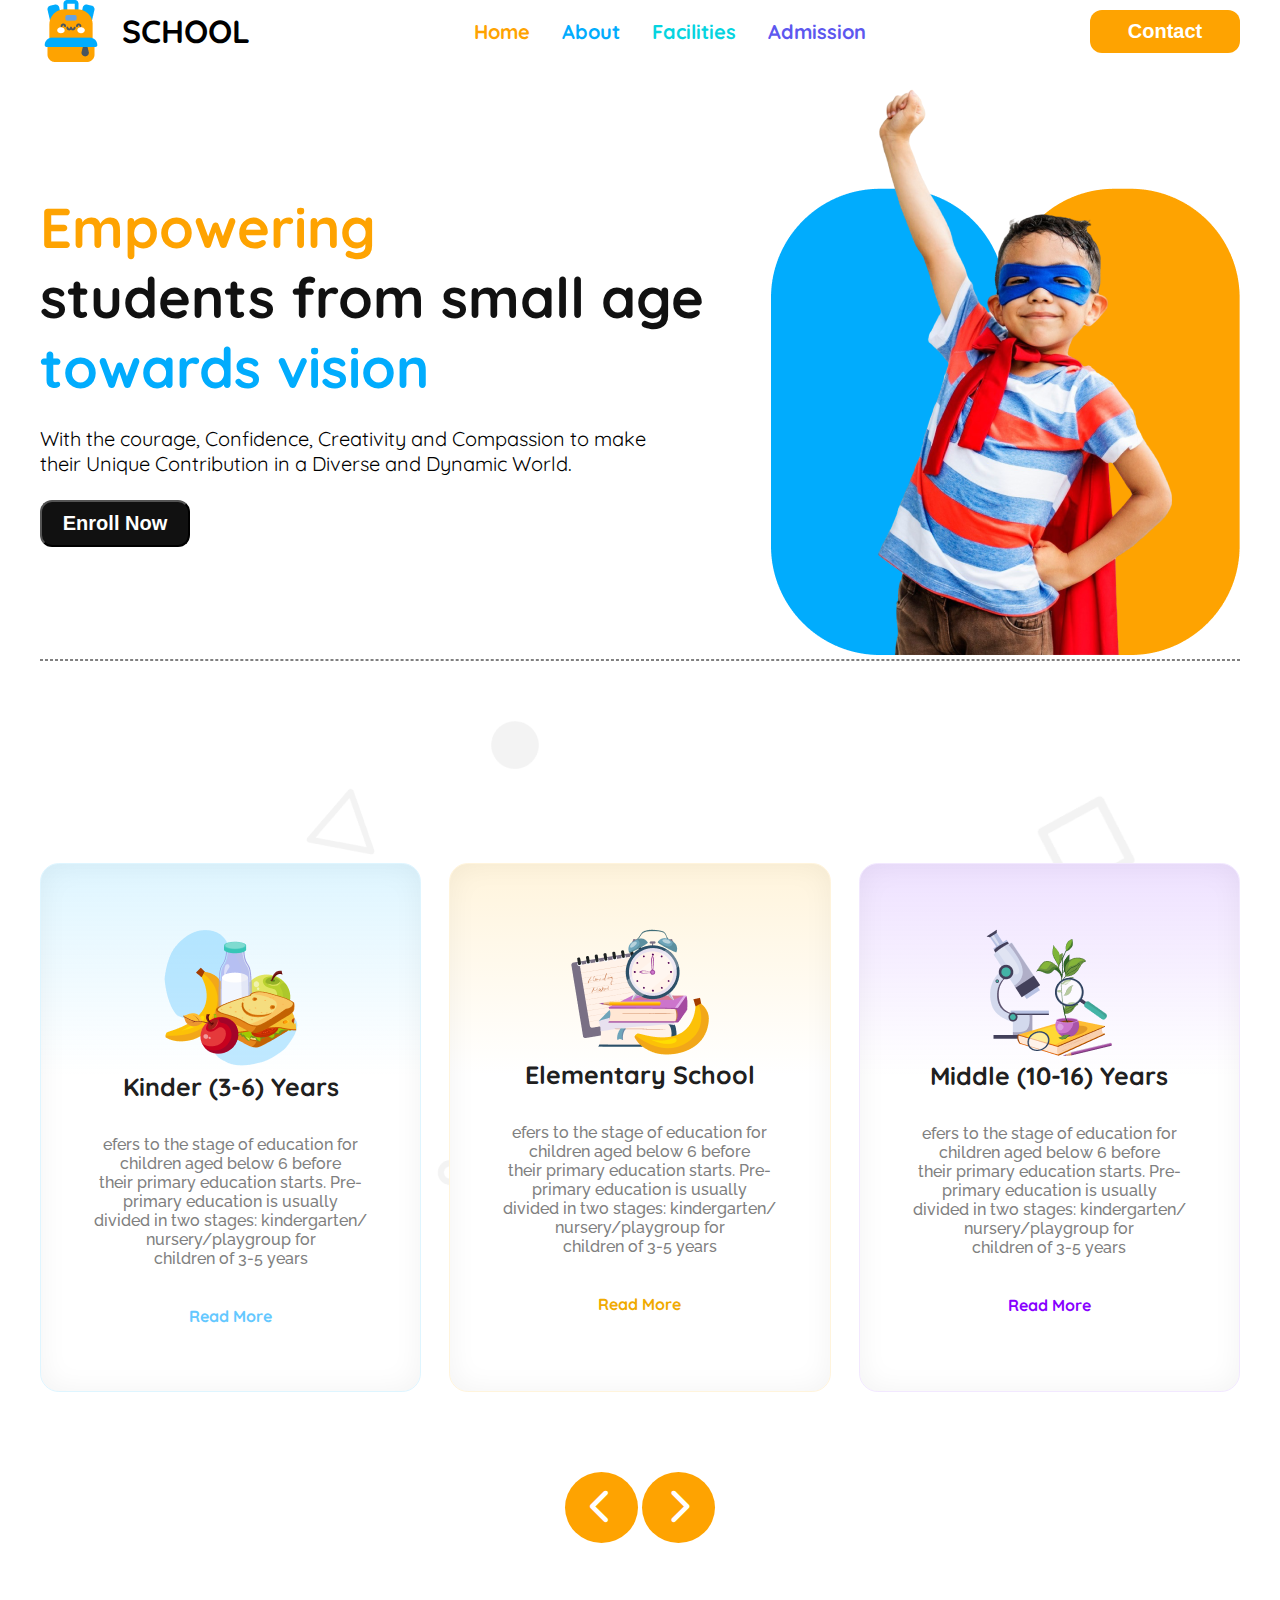
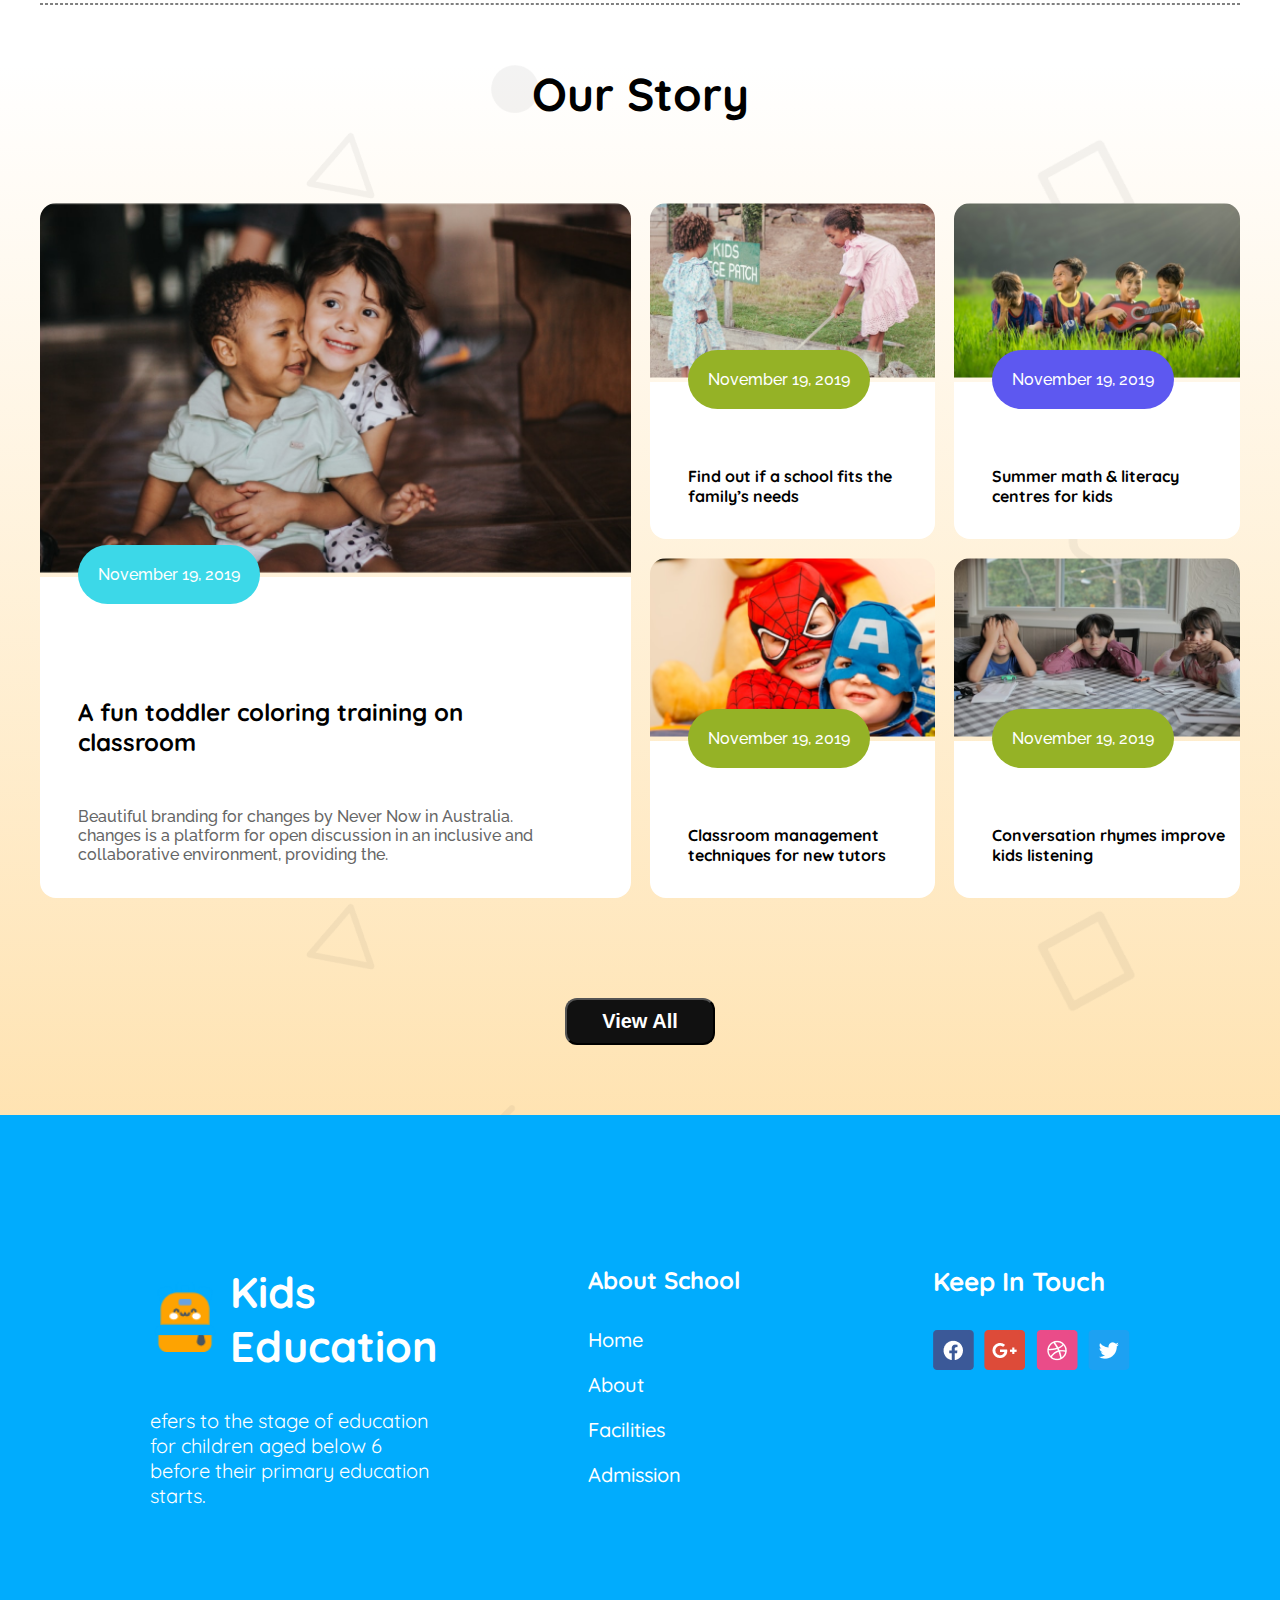
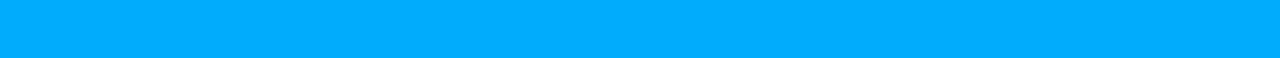
<file: index.html>
<!DOCTYPE html>
<html lang="en">
  <head>
    <meta charset="UTF-8" />
    <meta name="viewport" content="width=device-width, initial-scale=1.0" />
    <title>Kids School</title>
    <link rel="stylesheet" href="styles/style.css" />
    <link rel="stylesheet" href="styles/responsive.css" />
    <link
      rel="stylesheet"
      href="https://cdnjs.cloudflare.com/ajax/libs/font-awesome/6.7.2/css/all.min.css"
      integrity="sha512-Evv84Mr4kqVGRNSgIGL/F/aIDqQb7xQ2vcrdIwxfjThSH8CSR7PBEakCr51Ck+w+/U6swU2Im1vVX0SVk9ABhg=="
      crossorigin="anonymous"
      referrerpolicy="no-referrer"
    />
  </head>
  <body>
    <!-- header section here  -->

    <header class="header quicksand-font max-width">
      <!-- nab section  -->

      <nab class="nabbar">
        <section class="nabbar-section flex">
          <div class="nabbar-logo-container">
            <img id="logo-img" src="./assets/logo.png" />
            <h2 class="page-name">SCHOOL</h2>
          </div>

          <div class="page-link-container">
            <ul class="page-links flex">
              <li><a id="home" href="#">Home</a></li>
              <li><a id="about" href="#">About</a></li>
              <li><a id="facilities" href="#">Facilities</a></li>
              <li><a id="admission" href="#">Admission</a></li>
            </ul>
          </div>

          <div>
            <button class="btn">Contact</button>
            <span class="hidden menu-icon"
              ><img src="./assets/icons8-menu-50.png"
            /></span>
          </div>
        </section>
        <!-- horizontal line -->
      </nab>

      <!-- horizontal line -->
      <div >
        <hr id="horizontal-line" />
      </div>

      <!-- header banner section  -->
      <section class="banner-section">
        <div class="banner-container flex">
          <div class="heading-box">
            <h1 class="banner-container-heading">
              <span id="heading-1">Empowering</span><br />
              <span id="heading-2">students from small age </span><br />
              <span id="heading-3"> towards vision</span>
            </h1>
            <p class="banner-container-description">
              With the courage, Confidence, Creativity and Compassion to make<br />
              their Unique Contribution in a Diverse and Dynamic World.
            </p>
            <div class="enroll-now">
              <button class="btn-secondary">Enroll Now</button>
            </div>
          </div>

          <div>
            <img class="banner-image" src="./assets/hero-kids.png" />
          </div>
        </div>
        <div class="line">
          <hr class="horizontal-line-2" />
        </div>
      </section>
    </header>

    <!-- main section  -->
    <main>
      <!-- standard Curriculum section -->
      <section class="Curriculum-secssion-banner">
        <section class="standard-curriculam-section">
          <!-- marque text  -->
          <marquee>
            <div class="standard-curriculam-section-heading-conatiner">
              <h1 class="standard-curriculam-section-heading quicksand-font">
                Standard Curriculum
              </h1>
            </div>
          </marquee>

          <!-- card section  -->
          <section class="card-section-container max-width">
            <div class="card">
              <div class="image-container">
                <img src="./assets/kinder.png" />
              </div>
              <h3 class="card-heading quicksand-font">Kinder (3-6) Years</h3>
              <p class="card-paragraph raleway-font">
                efers to the stage of education for children aged below 6
                before<br />
                their primary education starts. Pre-primary education is
                usually<br />
                divided in two stages: kindergarten/ nursery/playgroup for<br />
                children of 3-5 years<br />
              </p>
              <p class="read-more quicksand-font">Read More</p>
            </div>
            <div class="card-2">
              <div class="image-container">
                <img class="card-image" src="./assets/elementary.png" />
              </div>
              <h3 class="card-heading quicksand-font">Elementary School</h3>
              <p class="card-paragraph raleway-font">
                efers to the stage of education for children aged below 6
                before<br />
                their primary education starts. Pre-primary education is
                usually<br />
                divided in two stages: kindergarten/ nursery/playgroup for<br />
                children of 3-5 years<br />
              </p>
              <p class="read-more-second quicksand-font">Read More</p>
            </div>
            <div class="card-3">
              <div class="image-container">
                <img class="card-image" src="./assets/middle.png" />
              </div>
              <h3 class="card-heading quicksand-font">Middle (10-16) Years</h3>
              <p class="card-paragraph raleway-font">
                efers to the stage of education for children aged below 6
                before<br />
                their primary education starts. Pre-primary education is
                usually<br />
                divided in two stages: kindergarten/ nursery/playgroup for<br />
                children of 3-5 years<br />
              </p>
              <p class="read-more-third quicksand-font">Read More</p>
            </div>
          </section>
        </section>
      </section>

      <!-- arrow button -->
      <div class="arrow-button-container">
        <button class="arrow">
          <i class="fas fa-chevron-left" style="font-size: 36px"></i>
        </button>
        <button class="arrow">
          <i class="fas fa-chevron-right" style="font-size: 36px"></i>
        </button>
      </div>
      <div class="line max-width">
        <hr class="horizontal-line-2" />
      </div>
    </main>

    <!-- our stories section  -->

    <!-- our stories card section -->
    <section class="our-story-section">
      <div class="our-story-heading-container">
        <h1 class="our-story quicksand-font">Our Story</h1>
      </div>

      <section class="all-card-container max-width">
        <!-- big card section -->

        <section class="big-card">
          <div>
            <img class="big-card-img" src="./assets/story-1.png" alt="" />
          </div>

          <div class="big-card-text-container">
            <button id="big-card-btn">November 19, 2019</button>
            <h1 class="big-card-heading quicksand-font">
              A fun toddler coloring training on <br />
              classroom
            </h1>
            <p class="big-card-description raleway-font">
              Beautiful branding for changes by Never Now in Australia.<br />
              changes is a platform for open discussion in an inclusive and<br />
              collaborative environment, providing the.
            </p>
          </div>
        </section>

        <section class="card-section-4">
          <!-- cards 1 -->
          <div>
            <div>
              <img class="small-card-img" src="./assets/story-2.png" alt="" />
            </div>

            <div class="small-card-text-container">
              <div class="text-container2">
                <button id="small-card-btn-1">November 19, 2019</button>
                <h1 class="small-card-heading quicksand-font">
                  Find out if a school fits the family’s needs
                </h1>
              </div>
            </div>
          </div>
          <!-- cards 2 -->
          <div>
            <div>
              <img class="small-card-img" src="./assets/story-3.png" alt="" />
            </div>

            <div class="small-card-text-container">
              <div class="text-container2">
                <button id="small-card-btn-2">November 19, 2019</button>
                <h1 class="small-card-heading quicksand-font">
                  Summer math & literacy centres for kids
                </h1>
              </div>
            </div>
          </div>
          <!-- cards 3 -->
          <div>
            <div>
              <img class="small-card-img" src="./assets/story-4.png" alt="" />
            </div>

            <div class="small-card-text-container">
              <div class="text-container2">
                <button id="small-card-btn-1">November 19, 2019</button>
                <h1 class="small-card-heading quicksand-font">
                  Classroom management techniques for new tutors
                </h1>
              </div>
            </div>
          </div>
          <!-- cards 4 -->
          <div>
            <div>
              <img class="small-card-img" src="./assets/story-5.png" alt="" />
            </div>

            <div class="small-card-text-container">
              <div class="text-container2">
                <button id="small-card-btn-1">November 19, 2019</button>
                <h1 class="small-card-heading quicksand-font">
                  Conversation rhymes improve kids listening
                </h1>
              </div>
            </div>
          </div>
        </section>
      </section>

      <div class="view-all-btn">
        <button class="btn-secondary">View All</button>
      </div>
    </section>

    <!-- footer section -->
    <footer class="footer">
      <section class="footer-seciton max-width">
        <div>
          <div class="logo-container flex">
            <div class="footer-logo-container">
              <img class="footer-logo" src="./assets/logo.png" alt="" />
            </div>

            <div>
              <h2 class="kids-education-name quicksand-font">
                Kids <br />Education
              </h2>
            </div>
          </div>
          <div>
            <p class="footer-description quicksand-font">
              efers to the stage of education for children aged below 6 before
              their primary education starts.
            </p>
          </div>
        </div>

        <div>
          <ul class="page-sections quicksand-font">
            <li class="about-school">About School</li>
            <li class="home">Home</li>
            <li class="about">About</li>
            <li class="facilities">Facilities</li>
            <li class="admission">Admission</li>
          </ul>
        </div>

        <div>
          <div>
            <h1 class="social-media-heading quicksand-font">Keep In Touch</h1>
          </div>
          <div class="connect-via-social-media flex">
            <img src="./assets/fb.png" alt="" />
            <img src="./assets/google+.png" alt="" />
            <img src="./assets/dribble.png" alt="" />
            <img src="./assets/twitter.png" alt="" />
          </div>
        </div>
      </section>
    </footer>
  </body>
</html>
</file>
<file: styles/style.css>
/* quicksand font link */
@import url("https://fonts.googleapis.com/css2?family=Quicksand:wght@300..700&display=swap");
/* Raleway font link */
@import url("https://fonts.googleapis.com/css2?family=Raleway:ital,wght@0,100..900;1,100..900&display=swap");

/* shared style */

.quicksand-font {
  font-family: "Quicksand", serif;
}
.raleway-font {
  font-family: "Raleway", serif;
}
.flex {
  display: flex;
}
* {
  margin: 0;
  padding: 0;
}

.max-width {
  max-width: 1200px;
  margin: 0 auto;
}
.hidden {
  display: none;
}

/*full  header section styles  */

/* nab bar style */
.nabbar-section {
  justify-content: space-between;
  align-items: center;
}
.nabbar-logo-container {
  display: flex;
  align-items: center;
  gap: 20px;
}
.page-name {
  font-size: 32px;
  font-weight: 700;
}

.page-links {
  list-style: none;
  gap: 32px;
}
.page-links > li {
  font-size: 20px;
  font-weight: 700;
}
#home {
  text-decoration: none;
  color: rgb(254, 163, 1);
}
#about {
  text-decoration: none;
  color: rgb(1, 172, 253);
}
#facilities {
  text-decoration: none;
  color: rgb(5, 212, 223);
}
#admission {
  text-decoration: none;
  color: rgb(93, 88, 239);
}
.btn {
  border: none;
  background-color: rgb(254, 163, 1);
  border-radius: 12px;
  padding: 10px;
  width: 150px;
  font-size: 20px;
  font-weight: 600;
  color: rgb(255, 255, 255);
}
/* horizontal line style */
#horizontal-line {
  display: none;
}
/* header banner section  styles */
.banner-section {
  margin: 18px auto 60px auto;
}
.banner-container {
  justify-content: space-between;
}
.heading-box {
  align-content: center;
}
.banner-container-heading {
  font-size: 56px;
  font-weight: 700;
}
#heading-1 {
  color: rgb(254, 163, 1);
}
#heading-2 {
  color: rgb(17, 17, 17);
}
#heading-3 {
  color: rgb(1, 172, 253);
}
.banner-container-description {
  font-size: 20px;
  margin: 24px 0;
}
.btn-secondary {
  border-radius: 12px;
  background: rgb(17, 17, 17);
  color: rgb(255, 255, 255);
  font-size: 20px;
  font-weight: 700;
  padding: 10px;
  width: 150px;
}
.banner-image {
  width: 100%;
}

.horizontal-line-2 {
  border-style: dashed;
  border: 1px solid grey;
  border-style: dashed;
}
/* main section styles */

/* standard curriculam section styles */
.Curriculum-secssion-banner {
  background-image: url(/assets/bg.png);
}
.standard-curriculam-section {
  margin-top: 60px;
  /* background-image: url(/assets/bg.png); */
}
.standard-curriculam-section-heading-conatiner {
  text-align: center;
  margin-bottom: 80px;
}
.standard-curriculam-section-heading {
  font-size: 46px;
  font-weight: 700;
}

/* card section styles */
.card-section-container {
  display: grid;
  grid-template-columns: repeat(3, 1fr);
  gap: 28px;
}
.card {
  padding: 65px 40px;
  background: linear-gradient(
      180deg,
      rgb(222, 245, 255),
      rgba(255, 255, 255, 0) 40%
    ),
    rgb(255, 255, 255);
  border: 0.94px solid rgb(222, 245, 255);
  border-radius: 18.86px;
  box-shadow: inset 0px 0px 28.3px 0.94px rgba(0, 0, 0, 0.05);
}
.image-container {
  text-align: center;
}
.card-heading {
  color: rgb(32, 32, 32);
  font-size: 25px;
  font-weight: 700;
  text-align: center;
}
.card-paragraph {
  font-size: 16px;
  font-weight: 500;
  color: rgb(128, 128, 128);
  margin: 33px auto 38px auto;
  text-align: center;
}
.read-more {
  color: rgb(100, 200, 255);
  font-size: 16px;
  font-weight: 700;
  text-align: center;
}
.card-2 {
  padding: 65px 40px;
  border: 0.94px solid rgb(255, 244, 220);
  border-radius: 18.86px;
  background: linear-gradient(
      180deg,
      rgb(255, 244, 220),
      rgba(255, 255, 255, 0) 40%
    ),
    rgb(255, 255, 255);
  box-shadow: inset 0px 0px 28.3px 0.94px rgba(0, 0, 0, 0.05);
}
.read-more-second {
  font-size: 16px;
  font-weight: 700;
  text-align: center;
  color: rgb(240, 170, 0);
}
.card-3 {
  padding: 65px 40px;
  border-radius: 18.86px;
  border: 0.94px solid rgb(242, 232, 255);
  background: linear-gradient(
      180deg,
      rgb(238, 225, 255),
      rgba(255, 255, 255, 0) 40%
    ),
    rgb(255, 255, 255);
    box-shadow: inset 0px 0px 28.3px 0.94px rgba(0, 0, 0, 0.05);
}

.read-more-third {
  font-size: 16px;
  font-weight: 700;
  text-align: center;
  color: rgb(135, 0, 255);
}
/* arrow button */
.arrow-button-container {
  text-align: center;
  margin: 80px auto 60px auto;
}

.arrow {
  border-radius: 50%;
  color: rgb(255, 255, 255);
  background: rgb(254, 163, 1);
  border: none;
  padding: 17px 25px;
  font-size: 24px;
  font-weight: 900;
}

/* our stories section styles */

.our-story-heading-container {
  margin-top: 60px;
}

.our-stories-heading-container {
  text-align: center;
  margin: 60px 0 60px 0;
}
.our-stories-heading {
  font-size: 46px;
  font-weight: 700;
}
/* card section styles */
.our-story {
  text-align: center;
  color: rgb(0, 0, 0);
  font-size: 46px;
  font-weight: 700;
  padding-bottom: 80px;
}
.our-story-section {
  background: url(/assets/bg.png),
    linear-gradient(0deg, rgba(254, 163, 1, 0.3), rgba(255, 255, 255, 0.3) 100%);
}
.all-card-container {
  display: grid;
  grid-template-columns: repeat(2, 1fr);
  gap: 19px;
  margin: 0 auto;
}
.big-card-img {
  width: 100%;
  border-radius: 16px 16px 0 0;
}
.big-card-text-container {
  background-color: rgb(255, 255, 255);
  padding-left: 38px;
  border-radius: 0 0 16px 16px;
}
#big-card-btn {
  border-radius: 48px;
  border: none;
  padding: 20px;
  background: rgb(60, 216, 232);
  color: rgb(255, 255, 255);
  font-family: Raleway;
  font-size: 16px;
  font-weight: 500;
  position: relative;
  top: -32px;
}
.big-card-heading {
  color: rgb(0, 0, 0);
  font-family: Quicksand;
  font-size: 24px;
  font-weight: 700;
  padding-top: 61px;
  padding-bottom: 50px;
}
.big-card-description {
  color: rgb(102, 102, 102);
  font-family: Raleway;
  font-size: 16px;
  font-weight: 500;
  padding-bottom: 34px;
}
.card-section-4 {
  display: grid;
  grid-template-columns: repeat(2, 1fr);
  gap: 19px;
}
.small-card-img {
  width: 100%;
  border-radius: 16px 16px 0px 0px;
}
.small-card-text-container {
  border-radius: 0 0 16px 16px;
  background: rgb(255, 255, 255);
}
.text-container2 {
  padding-left: 38px;
}
.small-card-heading {
  color: rgb(0, 0, 0);
  font-family: Quicksand;
  font-size: 16px;
  font-weight: 700;
  padding-top: 25px;
  padding-bottom: 33px;
}

.view-all-btn {
  text-align: center;
  margin-top: 100px;
  padding-bottom: 70px;
}

/* footer section styles */
.footer {
  background-color: rgb(1, 172, 253);
}
.footer-seciton {
  padding: 150px;
  display: grid;
  grid-template-columns: repeat(3, 1fr);
  gap: 150px;
}
.logo-container {
  align-items: center;
  margin-bottom: 35px;
}
.kids-education-name {
  margin-left: 10px;
  font-size: 43px;
  font-weight: 700;
  color: rgb(255, 255, 255);
}
.footer-logo-container {
  width: 70px;
}
.footer-logo {
  width: 100%;
}
.footer-description {
  color: rgb(255, 255, 255);
  font-size: 20px;
}
.page-sections {
  list-style: none;
}
.about-school {
  color: rgb(255, 255, 255);
  font-size: 24px;
  font-weight: 700;
  padding-bottom: 32px;
}
.home {
  color: rgb(255, 255, 255);
  font-size: 20px;
  font-weight: 500;
  padding-bottom: 20px;
}
.about {
  color: rgb(255, 255, 255);
  font-size: 20px;
  font-weight: 500;
  padding-bottom: 20px;
}
.facilities {
  color: rgb(255, 255, 255);
  font-size: 20px;
  font-weight: 500;
  padding-bottom: 20px;
}
.admission {
  color: rgb(255, 255, 255);
  font-size: 20px;
  font-weight: 500;
  padding-bottom: 20px;
}
.social-media-heading {
  color: rgb(255, 255, 255);
  font-size: 26px;
  font-weight: 700;
  padding-bottom: 32px;
}
.connect-via-social-media {
  gap: 10px;
}

#small-card-btn-1 {
  border-radius: 48px;
  border: none;
  padding: 20px;
  background-color: rgb(149, 178, 38);
  color: rgb(255, 255, 255);
  font-family: Raleway;
  font-size: 16px;
  font-weight: 500;
  position: relative;
  top: -32px;
}
#small-card-btn-2 {
  border-radius: 48px;
  border: none;
  padding: 20px;
  background-color: rgb(93, 88, 240);
  color: rgb(255, 255, 255);
  font-family: Raleway;
  font-size: 16px;
  font-weight: 500;
  position: relative;
  top: -32px;
}
</file>
<file: styles/responsive.css>
@media screen and (max-width: 576px) {
  * {
    margin: 0;
    padding: 0;
  }
  .header {
    margin: 12px 16px;
  }
  #logo-img {
    width: 50px;
  }
  .page-name {
    display: none;
  }
  .hidden {
    display: block;
  }
  .page-link-container {
    display: none;
  }
  .menu-icon {
    width: 40px;
  }
  .btn {
    display: none;
  }
  #horizontal-line {
    margin-top: 12px;
    display: block;
    width: 100%;
    border: 0.5px solid rgb(254, 163, 1);
  }

  .banner-container {
    flex-direction: column-reverse;
  }
  .banner-container-heading {
    font-size: 32px;
  }
  .heading-box {
    text-align: center;
  }
  #horizontal-line-2{
    display: none;
  }
  .line{
    display: none;
  }

  .enroll-now {
    text-align: center;
  }

  .card-section-container {
    grid-template-columns: repeat(1, 1fr);
  }
  .standard-curriculam-section {
    margin: 12px 16px;
  }
  .arrow-button-container {
    display: none;
  }
  .big-card {
    display: none;
  }
  .all-card-container {
    display: block;
    grid-template-columns: 0;
    margin: 12px 16px;
  }

#small-card-btn-1{
  padding: 10px;
}
#small-card-btn-2{
  padding: 10px;
}
  /* footer section responsive */

  .logo-container {
    margin-top: 60px;
  }
  .footer-seciton {
    margin: 12px 16px;
    padding: 0px;
    grid-template-columns: repeat(1, 1fr);
    gap: 32px;
  }
  .connect-via-social-media {
    margin-bottom: 50px;
  }
}
</file>
